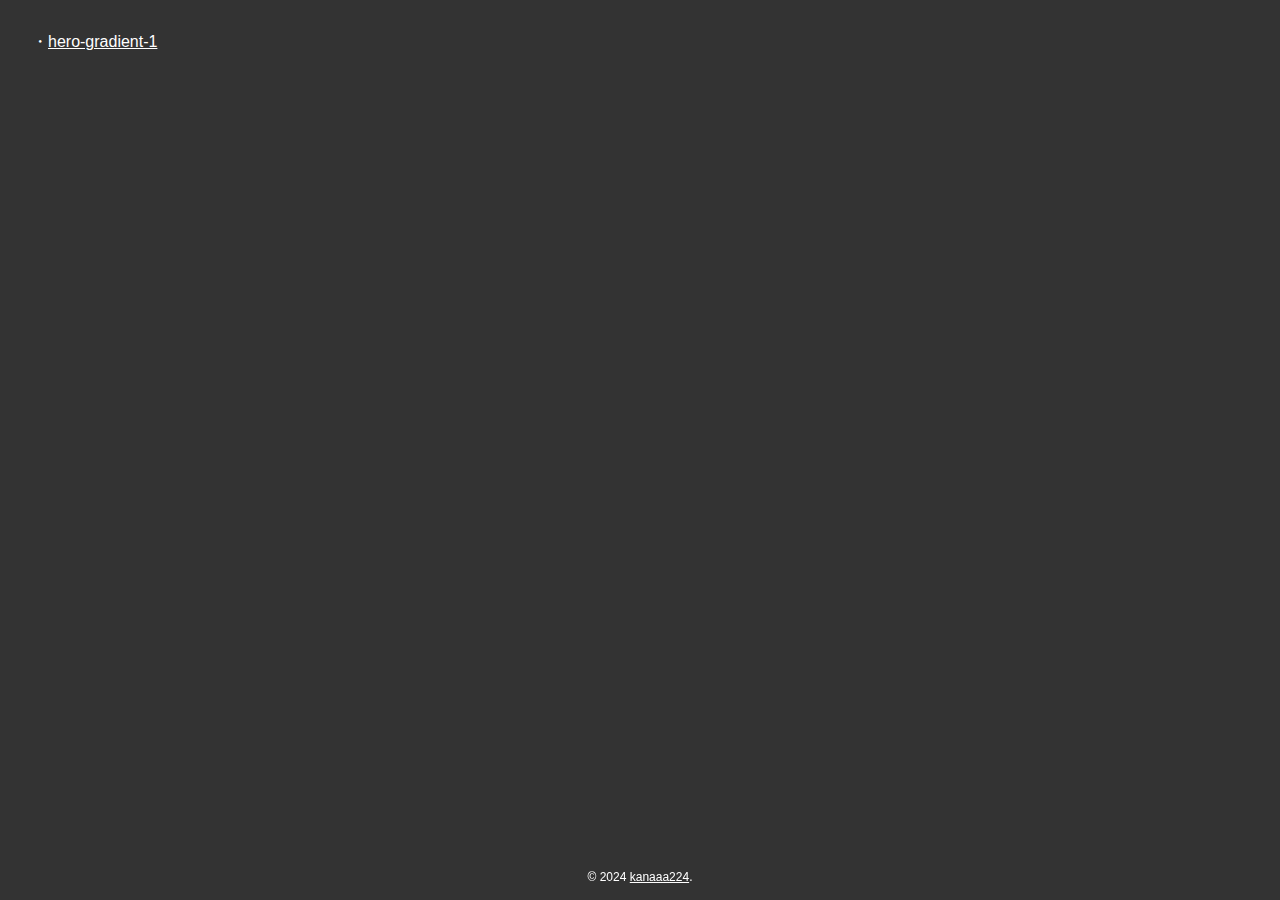
<file: index.html>
<!DOCTYPE html>
<html lang="ja">
    <head>
        <meta charset="UTF-8">
        <meta http-equiv="Cache-Control" content="no-cache">
        <meta name="viewport" content="width=device-width,initial-scale=1.0,maximum-scale=1.0">

        <meta name="mobile-web-app-capable" content="yes">
        <meta name="apple-mobile-web-app-capable" content="yes">
        <meta name="apple-mobile-web-app-status-bar-style" content="black-translucent">

        <meta name="theme-color" content="#333">

        <title>web-pages</title>

        <style>
            * {
                box-sizing: border-box;
            }

            html {
                touch-action: manipulation;
            }

            body {
                margin: 0;

                overflow: hidden;

                font-family: sans-serif;

                background-color: #333;

                -webkit-user-select: none;
                   -moz-user-select: none;
                        user-select: none;
            }

            main {
                .container {
                    position: absolute;

                    width: 100%;
                    height: 100%;

                    padding: 2rem;

                    background-color: #333;
                    color: #fff;

                    p {
                        margin: 0;

                        font-size: 1rem;
                    }

                    a {
                        color: inherit;
                    }
                }
            }

            footer {
                .container {
                    position: fixed;
                    bottom: 0;

                    width: 100%;

                    margin: 0 0 1rem 0;

                    display: flex;
                    justify-content: center;
                    align-items: center;

                    color: #fff;

                    p {
                        margin: 0;

                        font-size: 0.75rem;
                    }

                    a {
                        color: inherit;
                    }
                }
            }
        </style>
    </head>
    <body>
        <main>
            <div class="container">
                <p>
                    ・<a href="./hero-gradient-1/">hero-gradient-1</a>
                </p>
            </div>
        </main>
        <footer>
            <div class="container">
                <p>&copy; 2024 <a href="//github.com/kanaaa224/" target="_blank">kanaaa224</a>.</p>
            </div>
        </footer>
    </body>
</html>
</file>
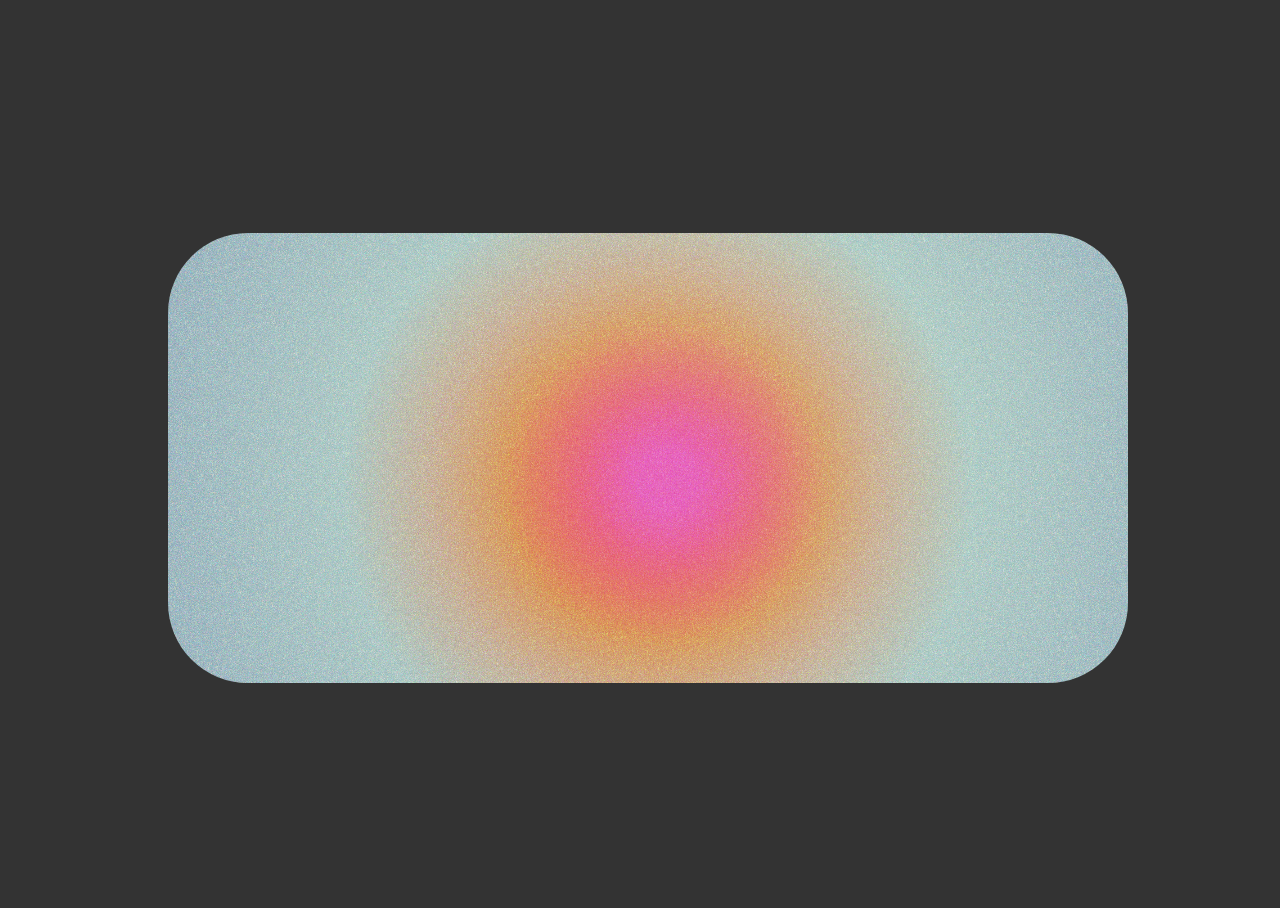
<file: hero-gradient-1/index.html>
<!DOCTYPE html>
<html lang="ja">
    <head>
        <meta charset="UTF-8">
        <meta name="viewport" content="width=device-width,initial-scale=1.0,maximum-scale=1.0">

        <meta name="mobile-web-app-capable" content="yes">
        <meta name="apple-mobile-web-app-capable" content="yes">
        <meta name="apple-mobile-web-app-status-bar-style" content="black-translucent">

        <meta name="theme-color" content="#333">

        <title>Web</title>

        <link rel="icon" href="./res/icon.png?v=231205">
        <link rel="apple-touch-icon" href="./res/icon.png?v=231205">
        <link rel="stylesheet" href="./src/main.css?v=231205">
    </head>
    <body>
        <div class="hero-gradient-1"></div>
    </body>
</html>
</file>
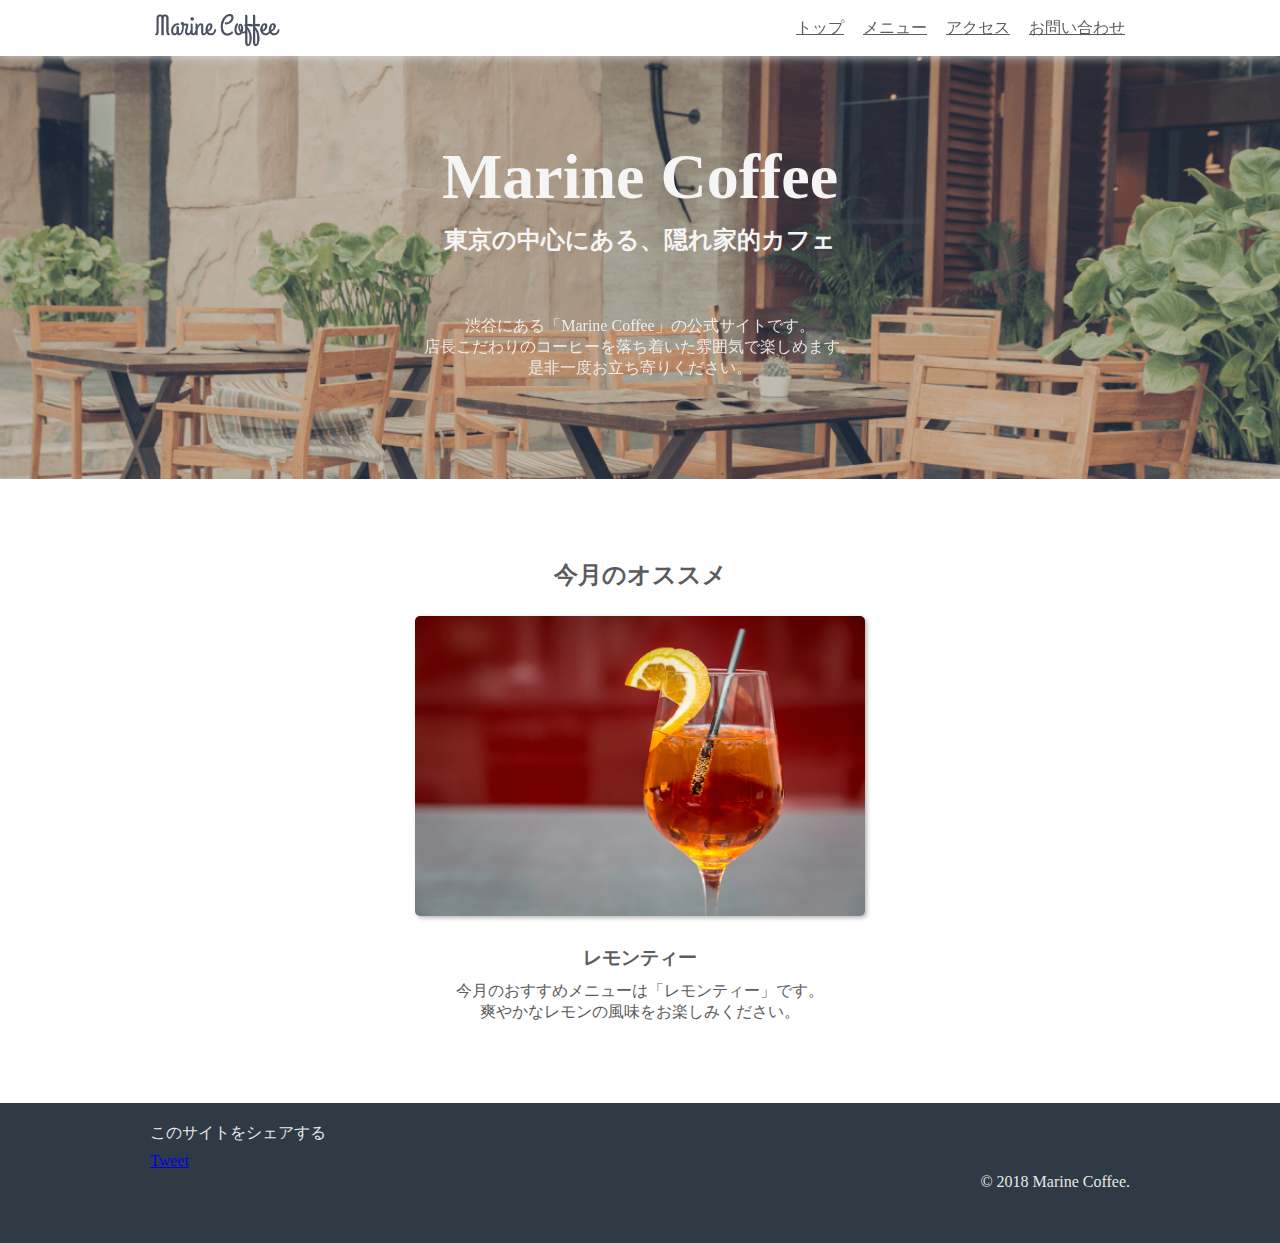
<file: marine-coffee/index.html>
<!DOCTYPE html>
<html>
  <head>
    <meta charset="utf-8">
    <title>Marine Coffee | トップページ</title>
    <meta name="viewport" content="width=device-width, initial-scale=1">
    <meta name="description" content="東京都渋谷区にある「Marine Coffee」の公式ページです。季節ごとのおすすめのメニューや、アクセス情報などを情報しています。">
    <link rel="shortcut icon" href="images/favicon.ico">
    <link rel="stylesheet" href="src/common.css">
    <link rel="stylesheet" href="src/index.css">
    <link rel="stylesheet" href="src/responsive.css">
    <meta property="og:title" content="Marine Coffee | トップページ">
    <meta property="og:site_name" content="Marine Coffee">
    <meta property="og:description" content="東京都渋谷区にある「Marine Coffee」の公式ページです。季節ごとのおすすめのメニューや、アクセス情報などを情報しています。">
    <meta property="og:type" content="website">
    <meta property="og:url" content="ページのURL">
    <meta property="og:image" content="サムネイル画像のURL">
    <meta property="twitter:card" content="summary">
    <meta property="twitter:site" content="@TwitterアカウントのID">
    <meta property="fb:app_id" content="取得したアプリID">
  </head>
  <body>
    <div class="header">
      <div class="container">
        <div class="header-left">
          <img class="header-logo" src="images/logo.png" alt="Marine Coffee">
        </div>
        <div class="header-right">
          <a href="index.html">トップ</a>
          <a href="menu.html">メニュー</a>
          <a href="access.html">アクセス</a>
          <a href="contact.html">お問い合わせ</a>
        </div>
        <div class="clear"></div>
      </div>
    </div>
    <div class="main-visual">
      <div class="container">
        <h1 class="top-title">Marine Coffee</h1>
        <h2 class="top-subtitle">東京の中心にある、隠れ家的カフェ</h2>
        <p class="top-text">
          渋谷にある「Marine Coffee」の公式サイトです。
          <br>
          店長こだわりのコーヒーを落ち着いた雰囲気で楽しめます。
          <br>
          是非一度お立ち寄りください。
        </p>
      </div>
    </div>
    <div class="main">
      <div class="container">
        <h2>今月のオススメ</h2>
        <img class="main-image" src="images/lemon-tea.jpg" alt="レモンティー">
        <h3>レモンティー</h3>
        <p>
          今月のおすすめメニューは「レモンティー」です。
          <br>
          爽やかなレモンの風味をお楽しみください。
        </p>
      </div>
    </div>
    <div class="footer">
      <div class="container">
        <div class="footer-left">
          <p>このサイトをシェアする</p>
          <a href="https://twitter.com/share?ref_src=twsrc%5Etfw" class="twitter-share-button" data-text="入力したWebサイトの名前" data-url="入力したWebサイトのURL" data-show-count="false">Tweet</a><script async src="https://platform.twitter.com/widgets.js" charset="utf-8"></script>
        </div>
        <div class="footer-right">
          &copy; 2018 Marine Coffee.
        </div>
        <div class="clear"></div>
      </div>
    </div>
  </body>
</html>
</file>
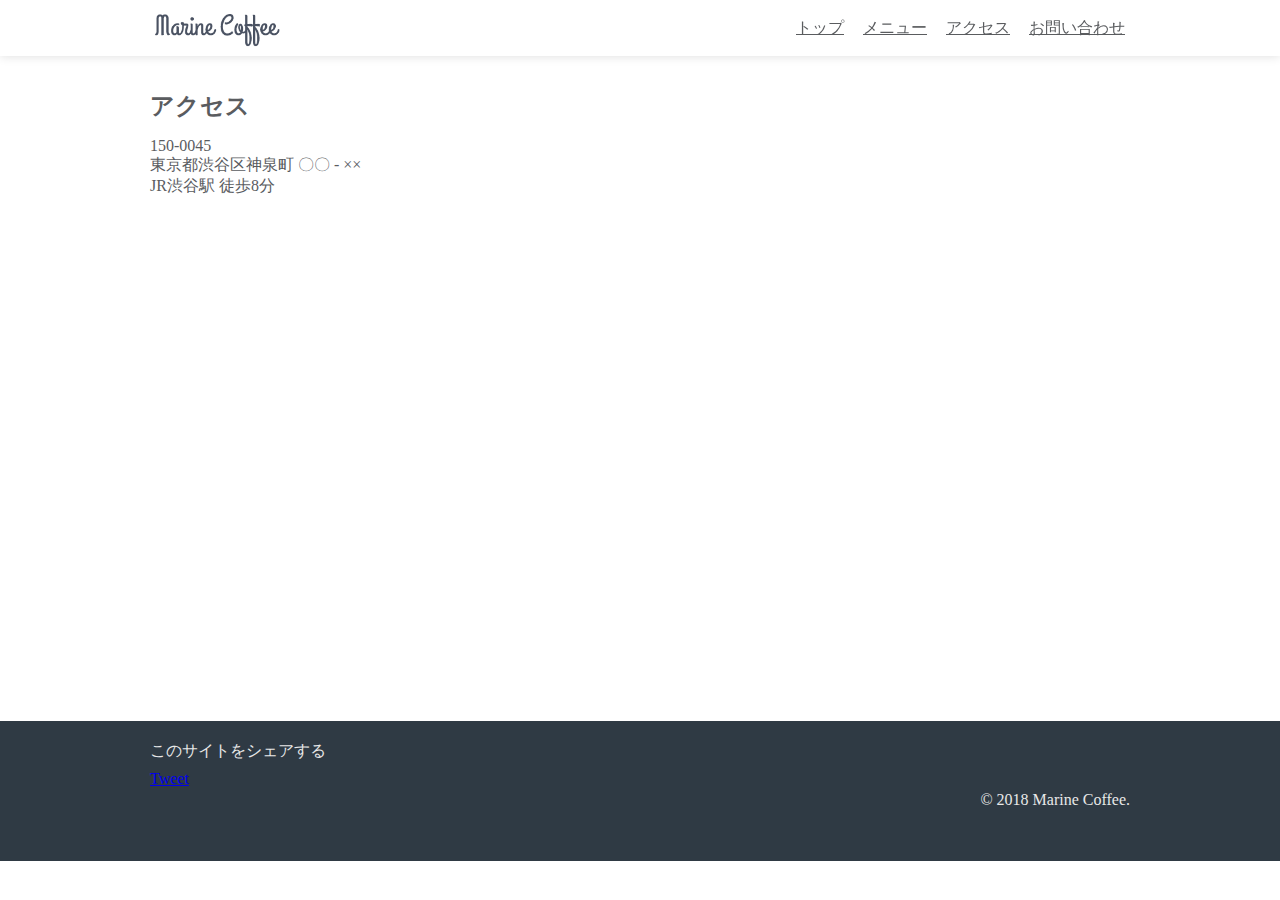
<file: marine-coffee/access.html>
<!DOCTYPE html>
<html>
  <head>
    <meta charset="utf-8">
    <title>Marine Coffee | アクセス</title>
    <meta name="viewport" content="width=device-width, initial-scale=1">
    <meta name="description" content="東京都渋谷区にある「Marine Coffee」へのアクセス方法です。">
    <link rel="shortcut icon" href="images/favicon.ico">
    <link rel="stylesheet" href="src/common.css">
    <link rel="stylesheet" href="src/access.css">
    <link rel="stylesheet" href="src/responsive.css">
    <meta property="og:title" content="Marine Coffee | アクセス">
    <meta property="og:site_name" content="Marine Coffee">
    <meta property="og:description" content="東京都渋谷区にある「Marine Coffee」へのアクセス方法です。">
    <meta property="og:type" content="article">
    <meta property="og:url" content="ページのURL">
    <meta property="og:image" content="サムネイル画像のURL">
    <meta property="twitter:card" content="summary">
    <meta property="twitter:site" content="@TwitterアカウントのID">
    <meta property="fb:app_id" content="取得したアプリID">
  </head>
  <body>
    <div class="header">
      <div class="container">
        <div class="header-left">
          <img class="header-logo" src="images/logo.png" alt="Marine Coffee">
        </div>
        <div class="header-right">
          <a href="index.html">トップ</a>
          <a href="menu.html">メニュー</a>
          <a href="access.html">アクセス</a>
          <a href="contact.html">お問い合わせ</a>
        </div>
        <div class="clear"></div>
      </div>
    </div>
    <div class="access">
      <div class="container">
        <h2 class="access-title">アクセス</h2>
        <p class="access-text">
          150-0045
          <br>
          東京都渋谷区神泉町 〇〇 - ××
          <br>
          JR渋谷駅 徒歩8分
        </p>
        <div class="google-map">
          <iframe src="https://www.google.com/maps/embed?pb=!1m18!1m12!1m3!1d3241.7701641507174!2d139.6994471157068!3d35.65803388019971!2m3!1f0!2f0!3f0!3m2!1i1024!2i768!4f13.1!3m3!1m2!1s0x60188b563b00109f%3A0x337328def1e2ab26!2z5riL6LC36aeF!5e0!3m2!1sja!2sjp!4v1511795068728" width="600" height="450" frameborder="0" style="border:0" allowfullscreen></iframe>
        </div>
      </div>
    </div>
    <div class="footer">
      <div class="container">
        <div class="footer-left">
          <p>このサイトをシェアする</p>
          <a href="https://twitter.com/share?ref_src=twsrc%5Etfw" class="twitter-share-button" data-text="入力したWebサイトの名前" data-url="入力したWebサイトのURL" data-show-count="false">Tweet</a><script async src="https://platform.twitter.com/widgets.js" charset="utf-8"></script>
        </div>
        <div class="footer-right">
          &copy; 2018 Marine Coffee.
        </div>
        <div class="clear"></div>
      </div>
    </div>
  </body>
</html>
</file>
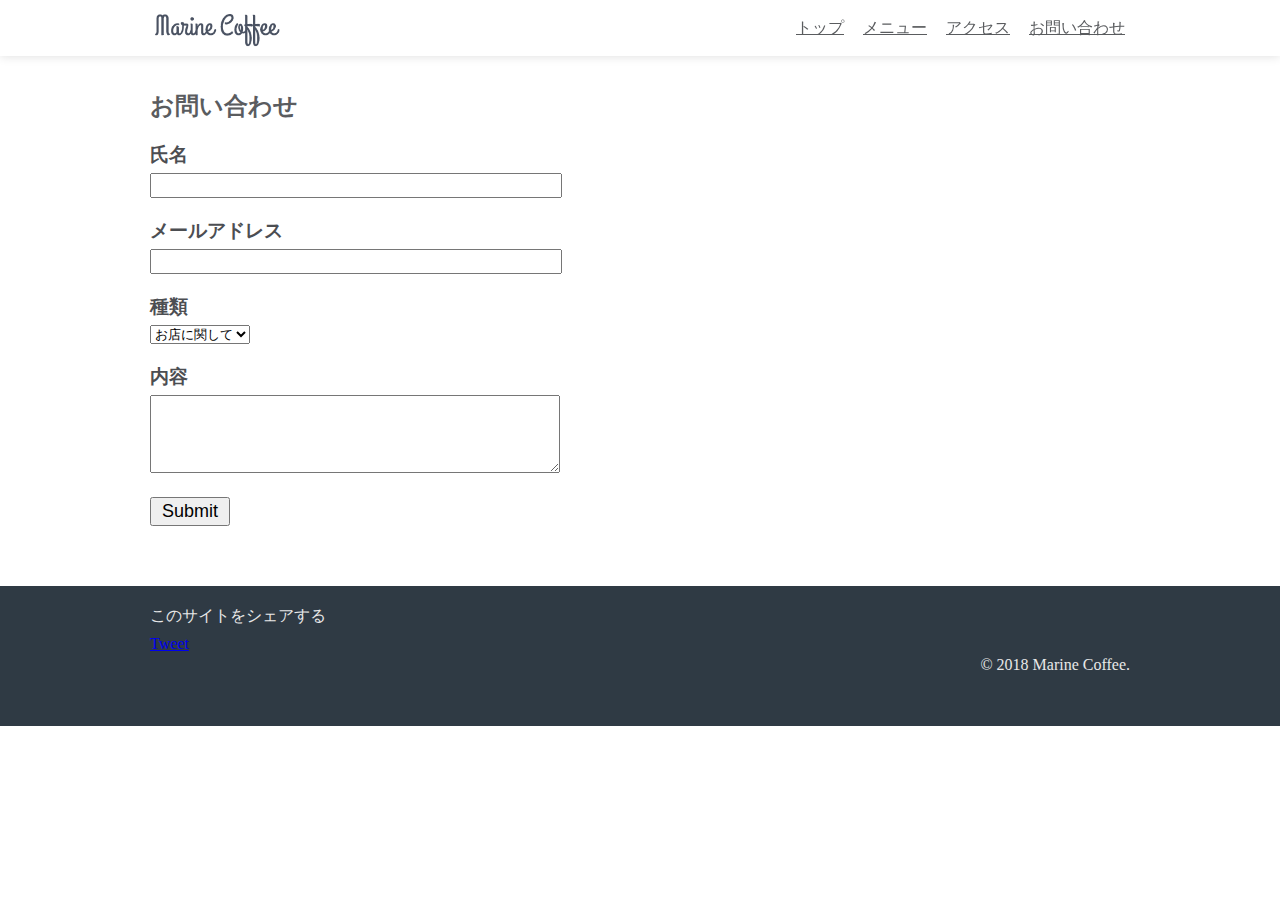
<file: marine-coffee/contact.html>
<!DOCTYPE html>
<html>
  <head>
    <meta charset="utf-8">
    <title>Marine Coffee | お問い合わせ</title>
    <meta name="viewport" content="width=device-width, initial-scale=1">
    <meta name="description" content="「Marine Coffee」に関するお問い合わせページです。">
    <link rel="shortcut icon" href="images/favicon.ico">
    <link rel="stylesheet" href="src/common.css">
    <link rel="stylesheet" href="src/contact.css">
    <link rel="stylesheet" href="src/responsive.css">
    <meta property="og:title" content="Marine Coffee | お問い合わせ">
    <meta property="og:site_name" content="Marine Coffee">
    <meta property="og:description" content="「Marine Coffee」に関するお問い合わせページです。">
    <meta property="og:type" content="article">
    <meta property="og:url" content="ページのURL">
    <meta property="og:image" content="サムネイル画像のURL">
    <meta property="twitter:card" content="summary">
    <meta property="twitter:site" content="@TwitterアカウントのID">
    <meta property="fb:app_id" content="取得したアプリID">
  </head>
  <body>
    <div class="header">
      <div class="container">
        <div class="header-left">
          <img class="header-logo" src="images/logo.png" alt="Marine Coffee">
        </div>
        <div class="header-right">
          <a href="index.html">トップ</a>
          <a href="menu.html">メニュー</a>
          <a href="access.html">アクセス</a>
          <a href="contact.html">お問い合わせ</a>
        </div>
        <div class="clear"></div>
      </div>
    </div>
    <div class="contact">
      <div class="container">
        <h2 class="contact-title">お問い合わせ</h2>
        <form class="contact-form">
          <h3>氏名</h3>
          <input type="text">
          <h3>メールアドレス</h3>
          <input type="email">
          <h3>種類</h3>
          <select>
            <option>お店に関して</option>
            <option>採用に関して</option>
            <option>その他</option>
          </select>
          <h3>内容</h3>
          <textarea rows="4"></textarea>
          <br>
          <input type="submit" class="submit-button">
        </form>
      </div>
    </div>
    <div class="footer">
      <div class="container">
        <div class="footer-left">
          <p>このサイトをシェアする</p>
          <a href="https://twitter.com/share?ref_src=twsrc%5Etfw" class="twitter-share-button" data-text="入力したWebサイトの名前" data-url="入力したWebサイトのURL" data-show-count="false">Tweet</a><script async src="https://platform.twitter.com/widgets.js" charset="utf-8"></script>
        </div>
        <div class="footer-right">
          &copy; 2018 Marine Coffee.
        </div>
        <div class="clear"></div>
      </div>
    </div>
  </body>
</html>
</file>
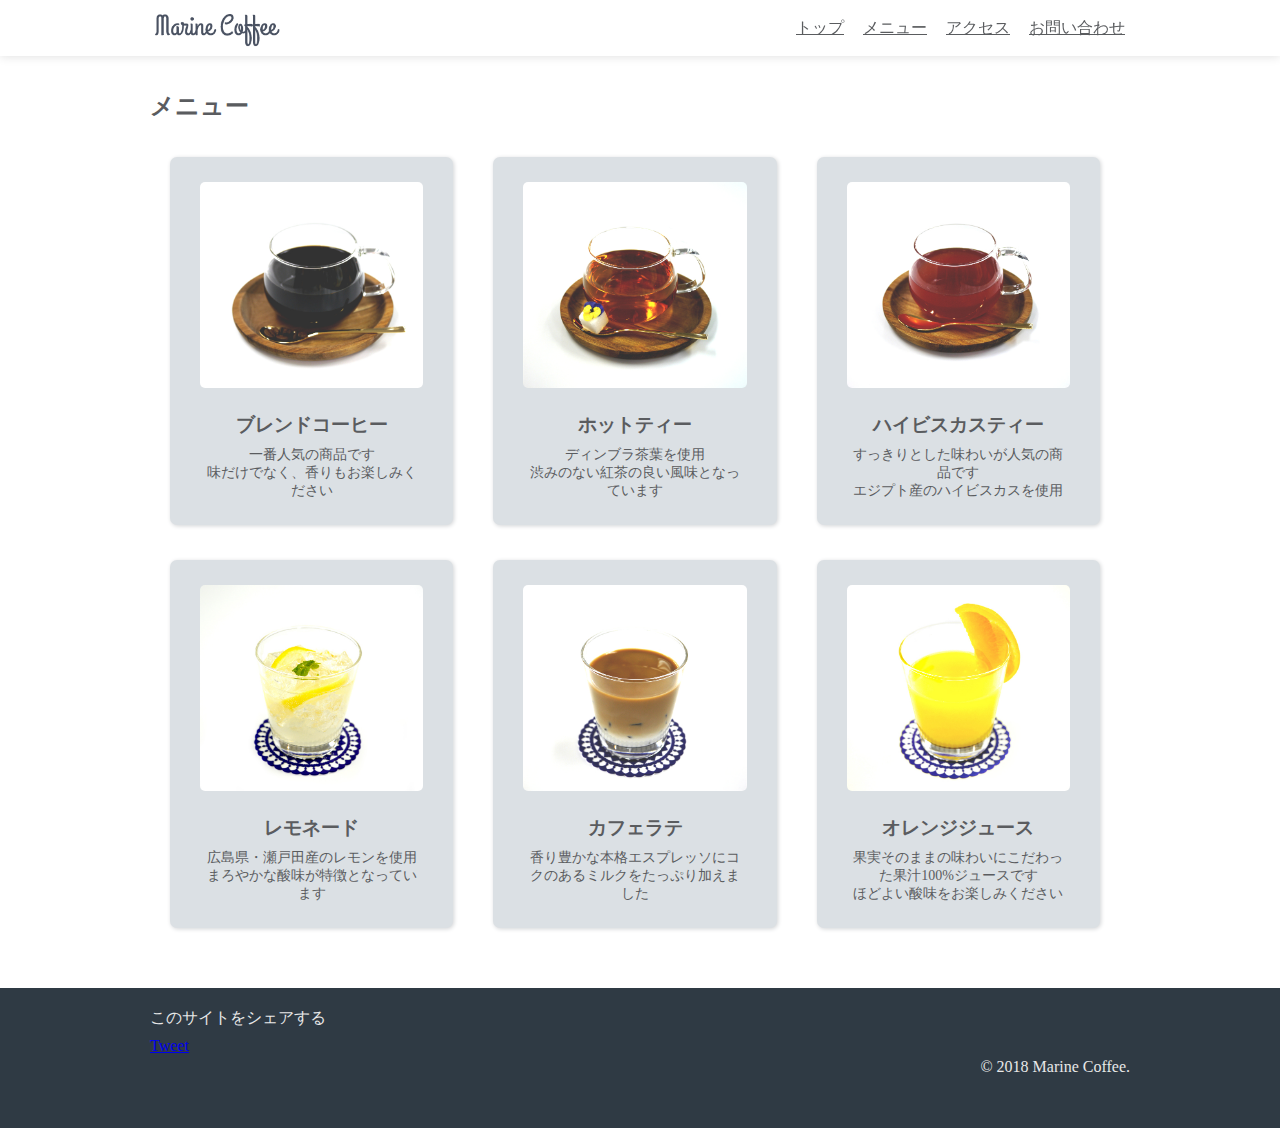
<file: marine-coffee/menu.html>
<!DOCTYPE html>
<html>
  <head>
    <meta charset="utf-8">
    <title>Marine Coffee | メニュー</title>
    <meta name="viewport" content="width=device-width, initial-scale=1">
    <meta name="description" content="「Marine Coffee」で取り扱っているメニューをご紹介しています。">
    <link rel="shortcut icon" href="images/favicon.ico">
    <link rel="stylesheet" href="src/common.css">
    <link rel="stylesheet" href="src/menu.css">
    <link rel="stylesheet" href="src/responsive.css">
    <meta property="og:title" content="Marine Coffee | メニュー">
    <meta property="og:site_name" content="Marine Coffee">
    <meta property="og:description" content="「Marine Coffee」で取り扱っているメニューをご紹介しています。">
    <meta property="og:type" content="article">
    <meta property="og:url" content="ページのURL">
    <meta property="og:image" content="サムネイル画像のURL">
    <meta property="twitter:card" content="summary">
    <meta property="twitter:site" content="@TwitterアカウントのID">
    <meta property="fb:app_id" content="取得したアプリID">
    </head>
  <body>
    <div class="header">
      <div class="container">
        <div class="header-left">
          <img class="header-logo" src="images/logo.png" alt="Marine Coffee">
        </div>
        <div class="header-right">
          <a href="index.html">トップ</a>
          <a href="menu.html">メニュー</a>
          <a href="access.html">アクセス</a>
          <a href="contact.html">お問い合わせ</a>
        </div>
        <div class="clear"></div>
      </div>
    </div>
    <div class="menu">
      <div class="container">
        <h2>メニュー</h2>
        <div class="menu-card-wrapper">
          <div class="menu-card">
            <div class="menu-card-inner">
              <img class="menu-image" src="images/blend-coffee.jpg" alt="ブレンドコーヒー">
              <h3 class="menu-title">ブレンドコーヒー</h3>
              <p class="menu-text">
                一番人気の商品です
                <br>
                味だけでなく、香りもお楽しみください
              </p>
            </div>
          </div>
          <div class="menu-card">
            <div class="menu-card-inner">
              <img class="menu-image" src="images/hot-tea.jpg" alt="ホットティー">
              <h3 class="menu-title">ホットティー</h3>
              <p class="menu-text">
                ディンブラ茶葉を使用
                <br>
                渋みのない紅茶の良い風味となっています
              </p>
            </div>
          </div>
          <div class="menu-card">
            <div class="menu-card-inner">
              <img class="menu-image" src="images/hibiscus-tea.jpg" alt="ハイビスカスティー">
              <h3 class="menu-title">ハイビスカスティー</h3>
              <p class="menu-text">
                すっきりとした味わいが人気の商品です
                <br>
                エジプト産のハイビスカスを使用
              </p>
            </div>
          </div>
          <div class="menu-card">
            <div class="menu-card-inner">
              <img class="menu-image" src="images/lemonade.jpg" alt="レモネード">
              <h3 class="menu-title">レモネード</h3>
              <p class="menu-text">
                広島県・瀬戸田産のレモンを使用
                <br>
                まろやかな酸味が特徴となっています
              </p>
            </div>
          </div>
          <div class="menu-card">
            <div class="menu-card-inner">
              <img class="menu-image" src="images/caffelatte.jpg" alt="カフェラテ">
              <h3 class="menu-title">カフェラテ</h3>
              <p class="menu-text">
                香り豊かな本格エスプレッソにコクのあるミルクをたっぷり加えました
              </p>
            </div>
          </div>
          <div class="menu-card">
            <div class="menu-card-inner">
              <img class="menu-image" src="images/orange-juice.jpg" alt="オレンジジュース">
              <h3 class="menu-title">オレンジジュース</h3>
              <p class="menu-text">
                果実そのままの味わいにこだわった果汁100%ジュースです
                <br>
                ほどよい酸味をお楽しみください
              </p>
            </div>
          </div>
        </div>
      </div>
    </div>
    <div class="footer">
      <div class="container">
        <div class="footer-left">
          <p>このサイトをシェアする</p>
          <a href="https://twitter.com/share?ref_src=twsrc%5Etfw" class="twitter-share-button" data-text="入力したWebサイトの名前" data-url="入力したWebサイトのURL" data-show-count="false">Tweet</a><script async src="https://platform.twitter.com/widgets.js" charset="utf-8"></script>
        </div>
        <div class="footer-right">
          &copy; 2018 Marine Coffee.
        </div>
        <div class="clear"></div>
      </div>
    </div>
  </body>
</html>
</file>
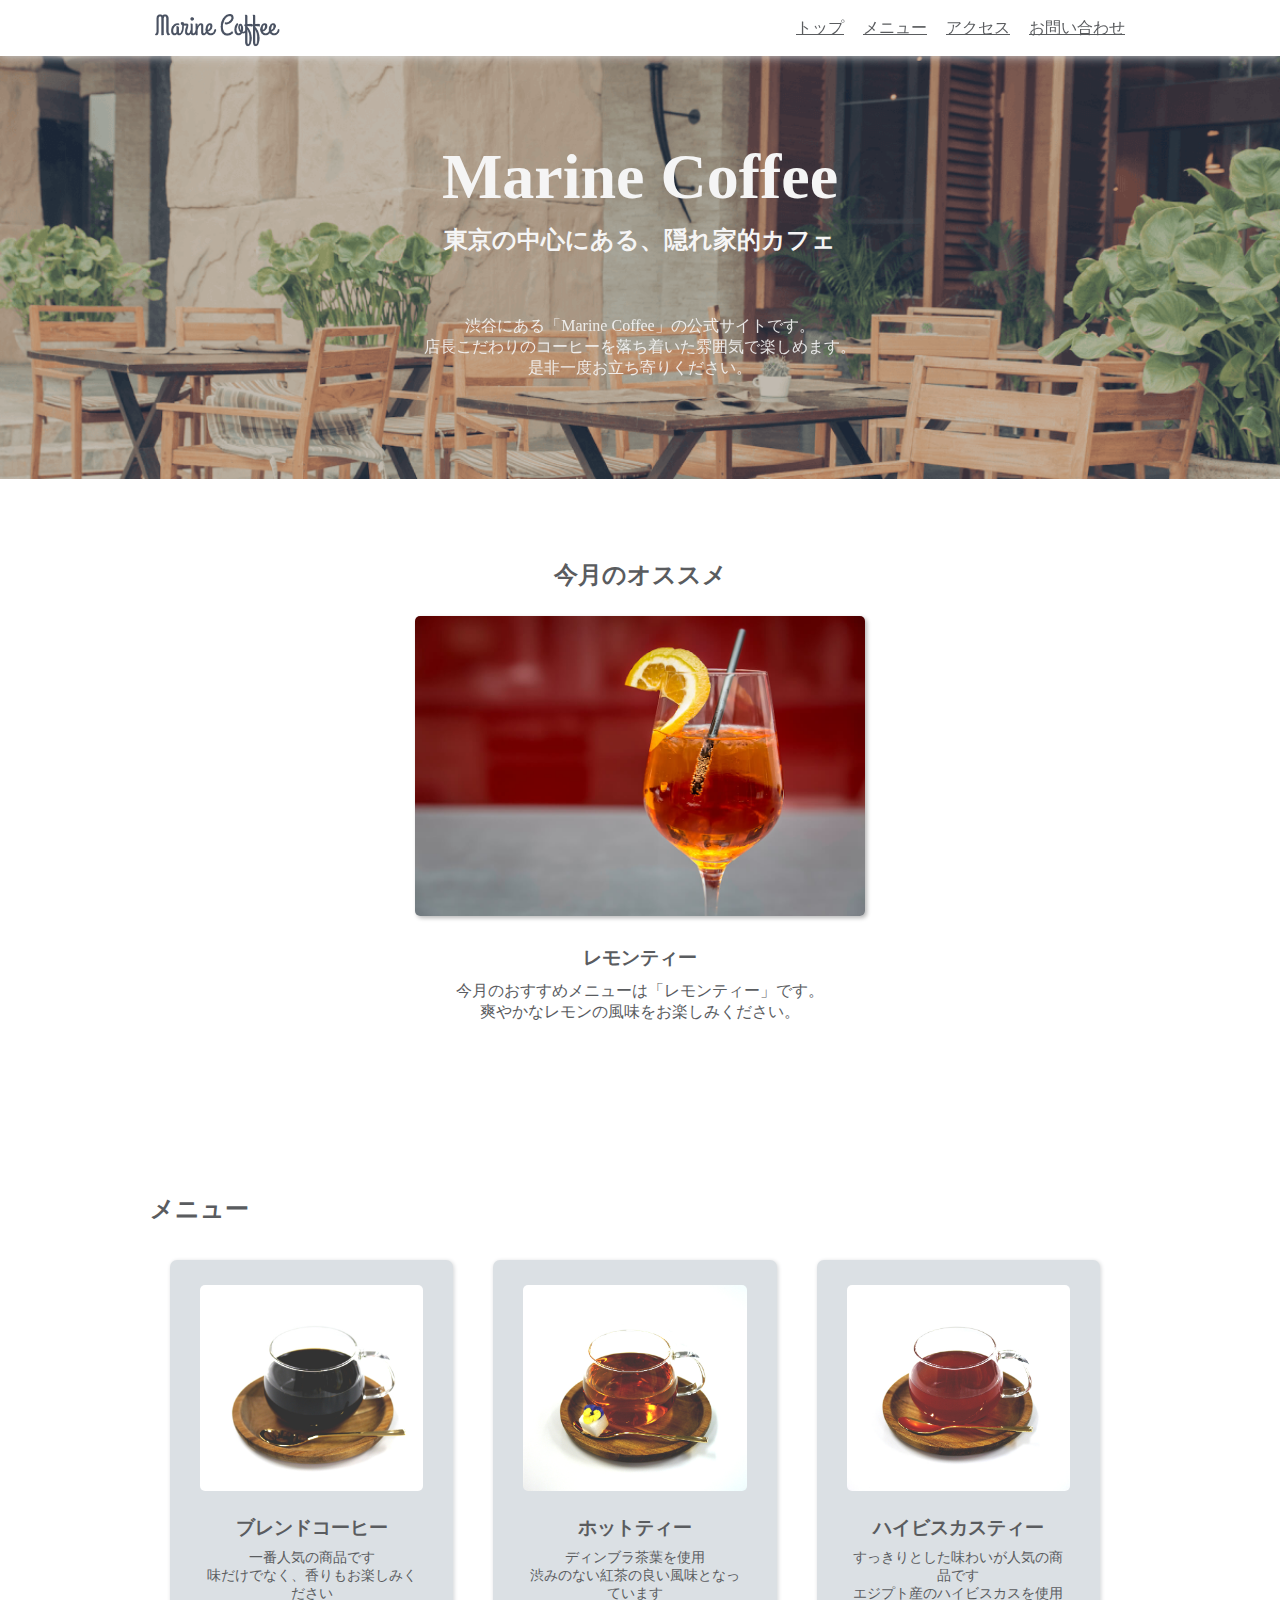
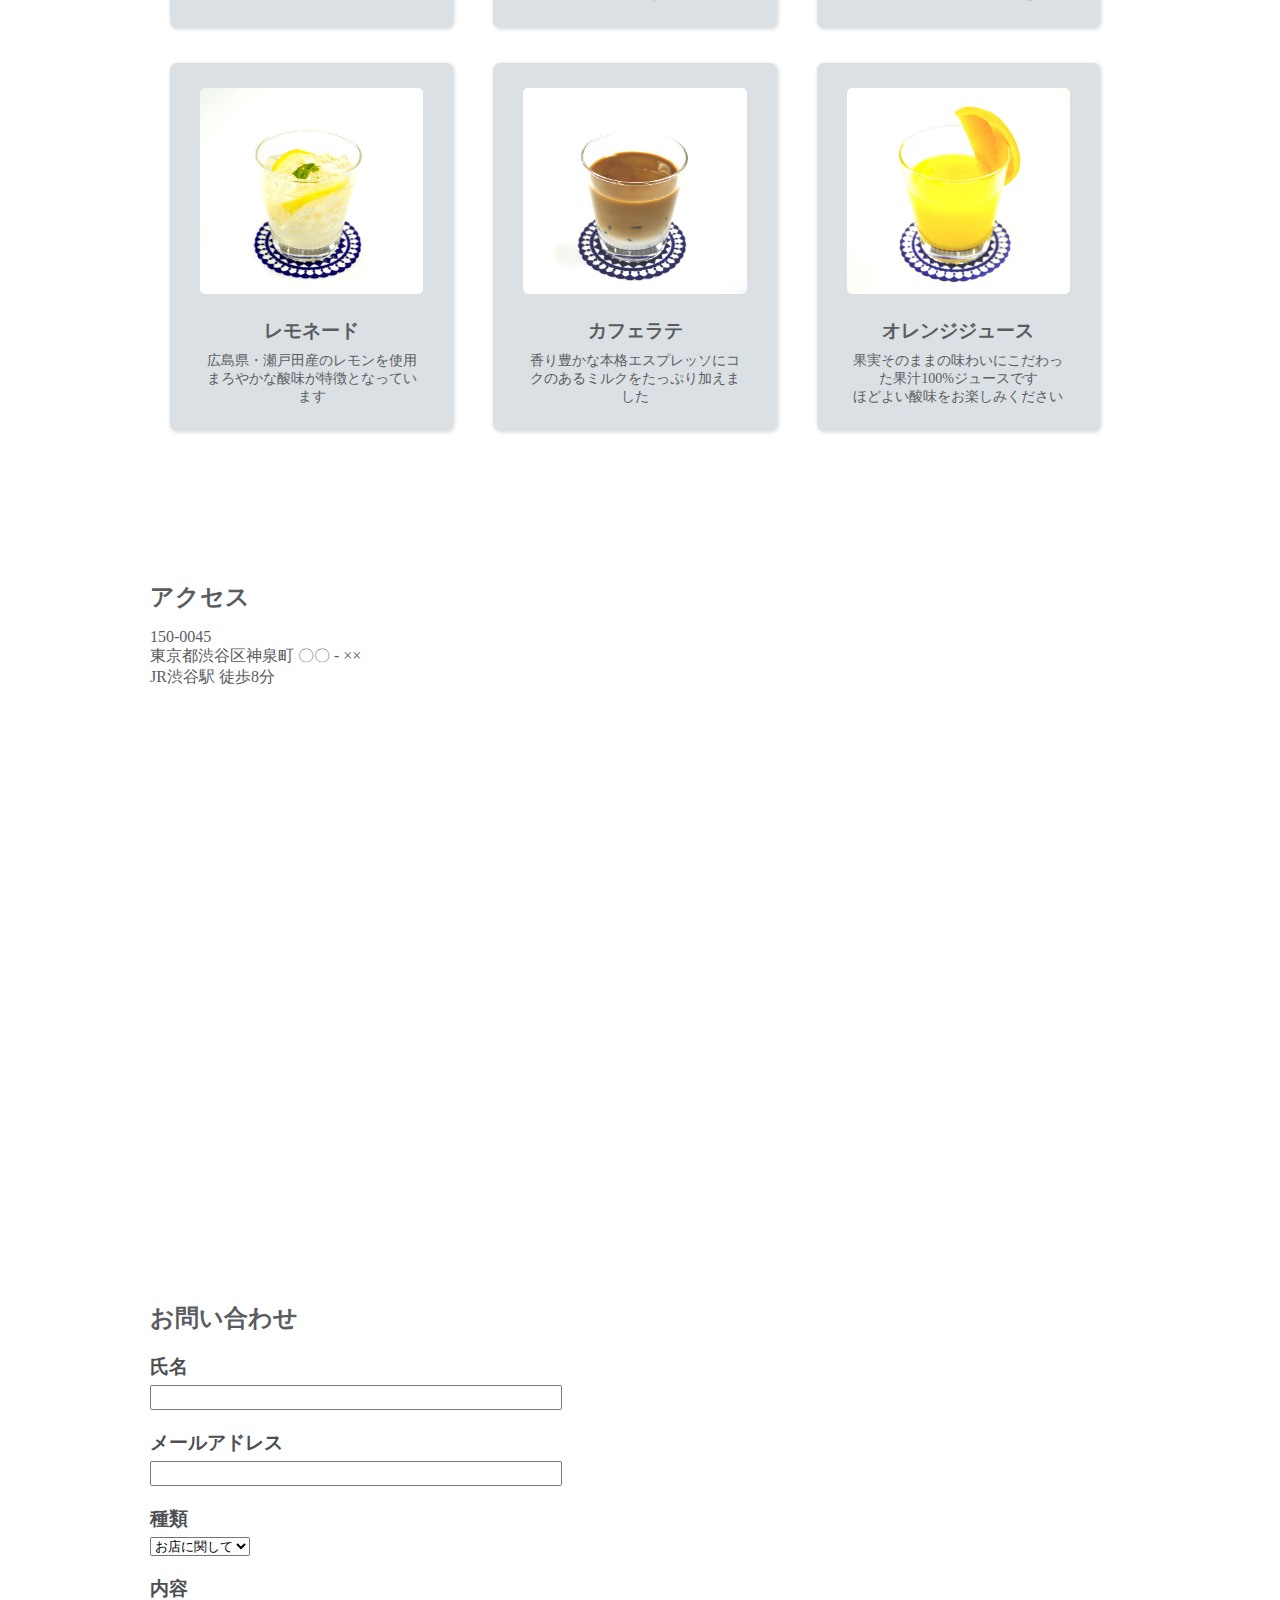
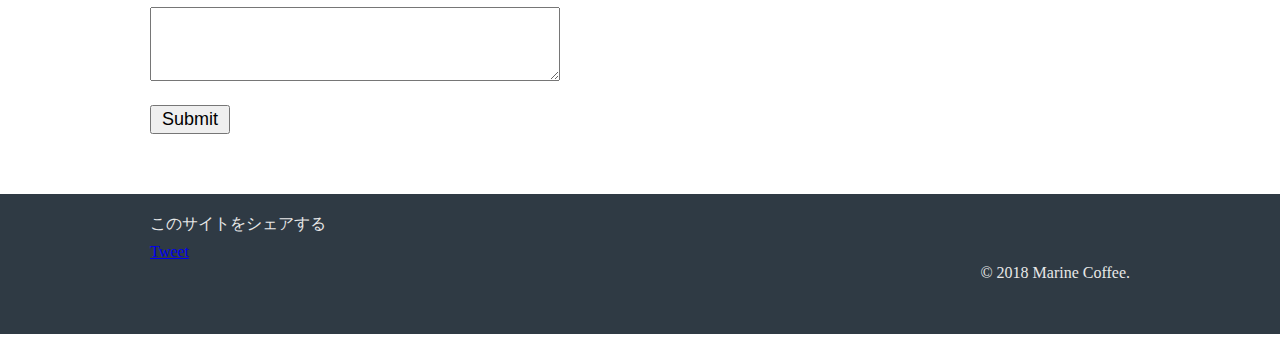
<file: marine-coffee/single.html>
<!DOCTYPE html>
<html>
    <head>
        <meta charset="utf-8">
        <title>Marine Coffee</title>
        <meta name="viewport" content="width=device-width, initial-scale=1">
        <meta name="description" content="東京都渋谷区にある「Marine Coffee」の公式ページです。季節ごとのおすすめのメニューや、アクセス情報などを情報しています。">
        <link rel="shortcut icon" href="images/favicon.ico">
        <link rel="stylesheet" href="src/common.css">
        <link rel="stylesheet" href="src/index.css">
        <link rel="stylesheet" href="src/menu.css">
        <link rel="stylesheet" href="src/access.css">
        <link rel="stylesheet" href="src/contact.css">
        <link rel="stylesheet" href="src/responsive.css">
        <meta property="og:title" content="Marine Coffee">
        <meta property="og:site_name" content="Marine Coffee">
        <meta property="og:description" content="東京都渋谷区にある「Marine Coffee」の公式ページです。季節ごとのおすすめのメニューや、アクセス情報などを情報しています。">
        <meta property="og:type" content="website">
        <meta property="og:url" content="ページのURL">
        <meta property="og:image" content="サムネイル画像のURL">
        <meta property="twitter:card" content="summary">
        <meta property="twitter:site" content="@TwitterアカウントのID">
        <meta property="fb:app_id" content="取得したアプリID">
    </head>
    <body>
        <div class="header">
            <div class="container">
            <div class="header-left">
                <img class="header-logo" src="images/logo.png" alt="Marine Coffee">
            </div>
            <div class="header-right">
                <a href="index.html">トップ</a>
                <a href="#menu">メニュー</a>
                <a href="#access">アクセス</a>
                <a href="#contact">お問い合わせ</a>
            </div>
            <div class="clear"></div>
            </div>
        </div>
        <div class="main-visual">
            <div class="container">
            <h1 class="top-title">Marine Coffee</h1>
            <h2 class="top-subtitle">東京の中心にある、隠れ家的カフェ</h2>
            <p class="top-text">
                渋谷にある「Marine Coffee」の公式サイトです。
                <br>
                店長こだわりのコーヒーを落ち着いた雰囲気で楽しめます。
                <br>
                是非一度お立ち寄りください。
            </p>
            </div>
        </div>
        <div class="main">
            <div class="container">
            <h2>今月のオススメ</h2>
            <img class="main-image" src="images/lemon-tea.jpg" alt="レモンティー">
            <h3>レモンティー</h3>
            <p>
                今月のおすすめメニューは「レモンティー」です。
                <br>
                爽やかなレモンの風味をお楽しみください。
            </p>
            </div>
        </div>
        <div class="menu" id="menu">
            <div class="container">
            <h2>メニュー</h2>
            <div class="menu-card-wrapper">
                <div class="menu-card">
                <div class="menu-card-inner">
                    <img class="menu-image" src="images/blend-coffee.jpg" alt="ブレンドコーヒー">
                    <h3 class="menu-title">ブレンドコーヒー</h3>
                    <p class="menu-text">
                    一番人気の商品です
                    <br>
                    味だけでなく、香りもお楽しみください
                    </p>
                </div>
                </div>
                <div class="menu-card">
                <div class="menu-card-inner">
                    <img class="menu-image" src="images/hot-tea.jpg" alt="ホットティー">
                    <h3 class="menu-title">ホットティー</h3>
                    <p class="menu-text">
                    ディンブラ茶葉を使用
                    <br>
                    渋みのない紅茶の良い風味となっています
                    </p>
                </div>
                </div>
                <div class="menu-card">
                <div class="menu-card-inner">
                    <img class="menu-image" src="images/hibiscus-tea.jpg" alt="ハイビスカスティー">
                    <h3 class="menu-title">ハイビスカスティー</h3>
                    <p class="menu-text">
                    すっきりとした味わいが人気の商品です
                    <br>
                    エジプト産のハイビスカスを使用
                    </p>
                </div>
                </div>
                <div class="menu-card">
                <div class="menu-card-inner">
                    <img class="menu-image" src="images/lemonade.jpg" alt="レモネード">
                    <h3 class="menu-title">レモネード</h3>
                    <p class="menu-text">
                    広島県・瀬戸田産のレモンを使用
                    <br>
                    まろやかな酸味が特徴となっています
                    </p>
                </div>
                </div>
                <div class="menu-card">
                <div class="menu-card-inner">
                    <img class="menu-image" src="images/caffelatte.jpg" alt="カフェラテ">
                    <h3 class="menu-title">カフェラテ</h3>
                    <p class="menu-text">
                    香り豊かな本格エスプレッソにコクのあるミルクをたっぷり加えました
                    </p>
                </div>
                </div>
                <div class="menu-card">
                <div class="menu-card-inner">
                    <img class="menu-image" src="images/orange-juice.jpg" alt="オレンジジュース">
                    <h3 class="menu-title">オレンジジュース</h3>
                    <p class="menu-text">
                    果実そのままの味わいにこだわった果汁100%ジュースです
                    <br>
                    ほどよい酸味をお楽しみください
                    </p>
                </div>
                </div>
            </div>
            </div>
        </div>
        <div class="access" id="access">
            <div class="container">
            <h2 class="access-title">アクセス</h2>
            <p class="access-text">
                150-0045
                <br>
                東京都渋谷区神泉町 〇〇 - ××
                <br>
                JR渋谷駅 徒歩8分
            </p>
            <div class="google-map">
                <iframe src="https://www.google.com/maps/embed?pb=!1m18!1m12!1m3!1d3241.7701641507174!2d139.6994471157068!3d35.65803388019971!2m3!1f0!2f0!3f0!3m2!1i1024!2i768!4f13.1!3m3!1m2!1s0x60188b563b00109f%3A0x337328def1e2ab26!2z5riL6LC36aeF!5e0!3m2!1sja!2sjp!4v1511795068728" width="600" height="450" frameborder="0" style="border:0" allowfullscreen></iframe>
            </div>
            </div>
        </div>
        <div class="contact" id="contact">
            <div class="container">
            <h2 class="contact-title">お問い合わせ</h2>
            <form class="contact-form">
                <h3>氏名</h3>
                <input type="text">
                <h3>メールアドレス</h3>
                <input type="email">
                <h3>種類</h3>
                <select>
                <option>お店に関して</option>
                <option>採用に関して</option>
                <option>その他</option>
                </select>
                <h3>内容</h3>
                <textarea rows="4"></textarea>
                <br>
                <input type="submit" class="submit-button">
            </form>
            </div>
        </div>
        <div class="footer">
            <div class="container">
            <div class="footer-left">
                <p>このサイトをシェアする</p>
                <a href="https://twitter.com/share?ref_src=twsrc%5Etfw" class="twitter-share-button" data-text="入力したWebサイトの名前" data-url="入力したWebサイトのURL" data-show-count="false">Tweet</a><script async src="https://platform.twitter.com/widgets.js" charset="utf-8"></script>
            </div>
            <div class="footer-right">
                &copy; 2018 Marine Coffee.
            </div>
            <div class="clear"></div>
            </div>
        </div>
    </body>
</html>
</file>
<file: hero-gradient-1/src/main.css>
@charset "UTF-8";

body {
    position: absolute;

    width: 100%;
    height: 100%;

    display: flex;
    justify-content: center;
    align-items: center;

    background-color: #333;
}

:root {
    --hero-gradient-1-color-0: hsla(324.0845070422536, 69%, 60%, 1);
    --hero-gradient-1-color-1: hsla(18.333333333333332, 87%, 48%, 1);
    --hero-gradient-1-color-2: hsla(106.00000000000003, 94%, 89%, 0.76);
    --hero-gradient-1-color-3: hsla(137, 93%, 64%, 0);
    --hero-gradient-1-color-4: hsla(201, 97%, 75%, 0);
}

@property --hero-gradient-1-s-start-0 {
    syntax: '<percentage>';
    inherits: false;
    initial-value: 5.192107995846314%
}

@property --hero-gradient-1-s-end-0 {
    syntax: '<percentage>';
    inherits: false;
    initial-value: 28.82903247805523%
}

@property --hero-gradient-1-c-0 {
    syntax: '<color>';
    inherits: false;
    initial-value: var(--hero-gradient-1-color-0)
}

@property --hero-gradient-1-x-0 {
    syntax: '<percentage>';
    inherits: false;
    initial-value: 52%
}

@property --hero-gradient-1-y-0 {
    syntax: '<percentage>';
    inherits: false;
    initial-value: 55%
}

@property --hero-gradient-1-s-start-1 {
    syntax: '<percentage>';
    inherits: false;
    initial-value: 10.430019105334893%
}

@property --hero-gradient-1-s-end-1 {
    syntax: '<percentage>';
    inherits: false;
    initial-value: 56.99147659571124%
}

@property --hero-gradient-1-c-1 {
    syntax: '<color>';
    inherits: false;
    initial-value: var(--hero-gradient-1-color-1)
}

@property --hero-gradient-1-x-1 {
    syntax: '<percentage>';
    inherits: false;
    initial-value: 51%
}

@property --hero-gradient-1-y-1 {
    syntax: '<percentage>';
    inherits: false;
    initial-value: 57%
}

@property --hero-gradient-1-s-start-2 {
    syntax: '<percentage>';
    inherits: false;
    initial-value: 2%
}

@property --hero-gradient-1-s-end-2 {
    syntax: '<percentage>';
    inherits: false;
    initial-value: 141.78768296603226%
}

@property --hero-gradient-1-c-2 {
    syntax: '<color>';
    inherits: false;
    initial-value: var(--hero-gradient-1-color-2)
}

@property --hero-gradient-1-x-2 {
    syntax: '<percentage>';
    inherits: false;
    initial-value: 53%
}

@property --hero-gradient-1-y-2 {
    syntax: '<percentage>';
    inherits: false;
    initial-value: 52%
}

@property --hero-gradient-1-s-start-3 {
    syntax: '<percentage>';
    inherits: false;
    initial-value: 6%
}

@property --hero-gradient-1-s-end-3 {
    syntax: '<percentage>';
    inherits: false;
    initial-value: 68%
}

@property --hero-gradient-1-c-3 {
    syntax: '<color>';
    inherits: false;
    initial-value: var(--hero-gradient-1-color-3)
}

@property --hero-gradient-1-x-3 {
    syntax: '<percentage>';
    inherits: false;
    initial-value: 39%
}

@property --hero-gradient-1-y-3 {
    syntax: '<percentage>';
    inherits: false;
    initial-value: 52%
}

@property --hero-gradient-1-s-start-4 {
    syntax: '<percentage>';
    inherits: false;
    initial-value: 8%
}

@property --hero-gradient-1-s-end-4 {
    syntax: '<percentage>';
    inherits: false;
    initial-value: 74%
}

@property --hero-gradient-1-c-4 {
    syntax: '<color>';
    inherits: false;
    initial-value: var(--hero-gradient-1-color-4)
}

@property --hero-gradient-1-x-4 {
    syntax: '<percentage>';
    inherits: false;
    initial-value: 11%
}

@property --hero-gradient-1-y-4 {
    syntax: '<percentage>';
    inherits: false;
    initial-value: 29%
}

@keyframes hero-gradient-1-animation {
    0% {
        --hero-gradient-1-s-start-0: 5.192107995846314%;
        --hero-gradient-1-s-end-0: 28.82903247805523%;
        --hero-gradient-1-c-0: var(--hero-gradient-1-color-0);
        --hero-gradient-1-x-0: 52%;
        --hero-gradient-1-y-0: 55%;

        --hero-gradient-1-s-start-1: 10.430019105334893%;
        --hero-gradient-1-s-end-1: 56.99147659571124%;
        --hero-gradient-1-c-1: var(--hero-gradient-1-color-1);
        --hero-gradient-1-x-1: 51%;
        --hero-gradient-1-y-1: 57%;
    }

    50% {
        --hero-gradient-1-s-start-0: 5.192107995846314%;
        --hero-gradient-1-s-end-0: 28.82903247805523%;
        --hero-gradient-1-c-0: var(--hero-gradient-1-color-0);
        --hero-gradient-1-x-0: 18%;
        --hero-gradient-1-y-0: 34%;

        --hero-gradient-1-s-start-1: 9.651760651934062%;
        --hero-gradient-1-s-end-1: 51.01482209931529%;
        --hero-gradient-1-c-1: var(--hero-gradient-1-color-1);
        --hero-gradient-1-x-1: 75%;
        --hero-gradient-1-y-1: 42%;
    }

    100% {
        --hero-gradient-1-s-start-0: 5.192107995846314%;
        --hero-gradient-1-s-end-0: 28.82903247805523%;
        --hero-gradient-1-c-0: var(--hero-gradient-1-color-0);
        --hero-gradient-1-x-0: 86%;
        --hero-gradient-1-y-0: 70%;

        --hero-gradient-1-s-start-1: 8.731020284714111%;
        --hero-gradient-1-s-end-1: 47.01937710929387%;
        --hero-gradient-1-c-1: var(--hero-gradient-1-color-1);
        --hero-gradient-1-x-1: 23%;
        --hero-gradient-1-y-1: 67%;
    }
}

.hero-gradient-1 {
    width: 75%;
    height: 50%;

    margin: 0 auto;

    --hero-gradient-1-c-0: var(--hero-gradient-1-color-0);
    --hero-gradient-1-x-0: 52%;
    --hero-gradient-1-y-0: 55%;

    --hero-gradient-1-c-1: var(--hero-gradient-1-color-1);
    --hero-gradient-1-x-1: 51%;
    --hero-gradient-1-y-1: 57%;

    --hero-gradient-1-c-2: var(--hero-gradient-1-color-2);
    --hero-gradient-1-x-2: 53%;
    --hero-gradient-1-y-2: 52%;

    --hero-gradient-1-c-3: var(--hero-gradient-1-color-3);
    --hero-gradient-1-x-3: 39%;
    --hero-gradient-1-y-3: 52%;

    --hero-gradient-1-c-4: var(--hero-gradient-1-color-4);
    --hero-gradient-1-x-4: 11%;
    --hero-gradient-1-y-4: 29%;

    background-color: hsla(211.1688311688312, 34%, 56%, 0.85);

    background-image:
        url("data:image/svg+xml,%3Csvg viewBox='0 0 4000 4000' xmlns='http://www.w3.org/2000/svg'%3E%3Cfilter id='noiseFilter'%3E%3CfeTurbulence type='fractalNoise' baseFrequency='0.65' numOctaves='3' stitchTiles='stitch'/%3E%3C/filter%3E%3Crect width='100%25' height='100%25' filter='url(%23noiseFilter)'/%3E%3C/svg%3E"),

        radial-gradient(
            circle at var(--hero-gradient-1-x-0) var(--hero-gradient-1-y-0),
            var(--hero-gradient-1-c-0) var(--hero-gradient-1-s-start-0),
            transparent var(--hero-gradient-1-s-end-0)),

            radial-gradient(circle at var(--hero-gradient-1-x-1) var(--hero-gradient-1-y-1),
            var(--hero-gradient-1-c-1) var(--hero-gradient-1-s-start-1),
            transparent var(--hero-gradient-1-s-end-1)),

            radial-gradient(circle at var(--hero-gradient-1-x-2) var(--hero-gradient-1-y-2),
            var(--hero-gradient-1-c-2) var(--hero-gradient-1-s-start-2),
            transparent var(--hero-gradient-1-s-end-2)),

            radial-gradient(circle at var(--hero-gradient-1-x-3) var(--hero-gradient-1-y-3),
            var(--hero-gradient-1-c-3) var(--hero-gradient-1-s-start-3),
            transparent var(--hero-gradient-1-s-end-3)),

            radial-gradient(circle at var(--hero-gradient-1-x-4) var(--hero-gradient-1-y-4),
            var(--hero-gradient-1-c-4) var(--hero-gradient-1-s-start-4),
            transparent var(--hero-gradient-1-s-end-4)
        )
    ;

    animation: hero-gradient-1-animation 25s linear infinite alternate;

    background-blend-mode: overlay, normal, normal, normal, normal, normal;

    border-radius: 5rem;
}
</file>
<file: marine-coffee/src/common.css>
@charset "utf-8";
* {
  margin: 0;
  padding: 0;
}
.header {
  height: 56px;
  width: 100%;
  box-shadow: 0 0 10px #dddddd;
  background-color: white;
  position: fixed;
  top: 0;
}
.header-left {
  float: left;
}
.header-right {
  float: right;
}
.clear{
  clear: both;
}
.header-logo {
  height: 40px;
  margin-top: 8px;
}
.header-right a {
  line-height: 56px;
  color: #5a5c5f;
  margin-left: 5px;
  font-size: 16px;
  padding: 16px 5px;
}
.header-right a:hover {
  background-color: #e2f1ff;
  transition: background-color 0.5s;
}
.container {
  max-width: 980px;
  padding: 0 30px;
  margin-left: auto;
  margin-right: auto;
}
.footer {
  height: 120px;
  background-color: #2f3a44;
  color: #e8e8e8;
  padding-top: 20px;
}
.footer-left {
  float: left;
}
.footer-right {
  float: right;
  padding-top: 50px;
}
.footer-left p {
  margin-bottom: 8px;
}
</file>
<file: marine-coffee/src/index.css>
@charset "utf-8";
.main-visual {
  padding-top: 140px;
  padding-bottom: 100px;
  background-image: url("../images/main.png");
  background-size: cover;
  color: #f5f5f5;
  text-align: center;
}
.top-title {
  font-size: 64px;
  margin-bottom: 10px;
}
.top-subtitle {
  font-size: 24px;
  margin-bottom: 60px;
}
.top-text {
  opacity: 0.9;
}
.main {
  padding: 80px 0;
  color: #5a5c5f;
  text-align: center;
}
.main h2 {
  margin-bottom: 25px;
}
.main-image {
  width: 450px;
  margin-bottom: 25px;
  box-shadow: 2px 2px 4px #b7b7b7;
  border-radius: 5px;
}
.main h3 {
  margin-bottom: 10px;
}
</file>
<file: marine-coffee/src/responsive.css>
@charset "utf-8";
@media (max-width: 1024px) {
  .main-visual {
    padding-top: 120px;
    padding-bottom: 80px;
  }
  .top-title {
    font-size: 60px;
  }
  .menu-card {
    width: 50%;
  }
}
@media (max-width: 670px) {
  .header-left {
    display: none;
  }
  .header-right {
    float: none;
    text-align: center;
  }
  .header-right a {
    font-size: 14px;
  }
  .main {
    padding: 60px 0;
  }
  .main-image {
    width: 280px;
  }
  .main p {
    font-size: 13px;
  }
  .footer-right {
    padding-top: 20px;
  }
  .menu-card {
    width: 100%;
  }
  .google-map iframe {
    width: 100%;
  }
  .contact input, .contact textarea {
    width: 100%;
  }
}
</file>
<file: marine-coffee/src/access.css>
@charset "utf-8";
.access {
  padding: 90px 0 60px;
  color: #5a5c5f;
}
.access-title {
  margin-bottom: 15px;
}
.access-text {
  margin-bottom: 10px;
}
</file>
<file: marine-coffee/src/contact.css>
@charset "utf-8";
.contact {
  padding: 90px 0 60px;
  color: #5a5c5f;
}
.contact-title {
  margin-bottom: 15px;
}
.contact-form h3 {
  margin-top: 20px;
  margin-bottom: 5px;
  color: #4c4e52;
}
input, textarea {
  font-size: 15px;
  width: 400px;
  padding: 2px 4px;
}
.submit-button {
  margin-top: 20px;
  font-size: 18px;
  width: 80px;
}
</file>
<file: marine-coffee/src/menu.css>
@charset "utf-8";
.menu {
  padding: 90px 0 60px;
  color: #5a5c5f;
}
.menu-card {
  width: 33%;
  margin-top: 35px;
}
.menu-card-inner {
  padding: 25px 30px;
  background-color: #dbe0e4;
  border-radius: 7px;
  box-shadow: 1px 1px 4px #d2d4d6;
  text-align: center;
  margin: 0 20px;
}
.menu-image {
  width: 100%;
  margin-bottom: 20px;
  border-radius: 5px;
}
.menu-title {
  margin-bottom: 8px;
}
.menu-text {
  font-size: 14px;
}
.menu-card-wrapper {
  display: flex;
  flex-wrap: wrap;
}
</file>
